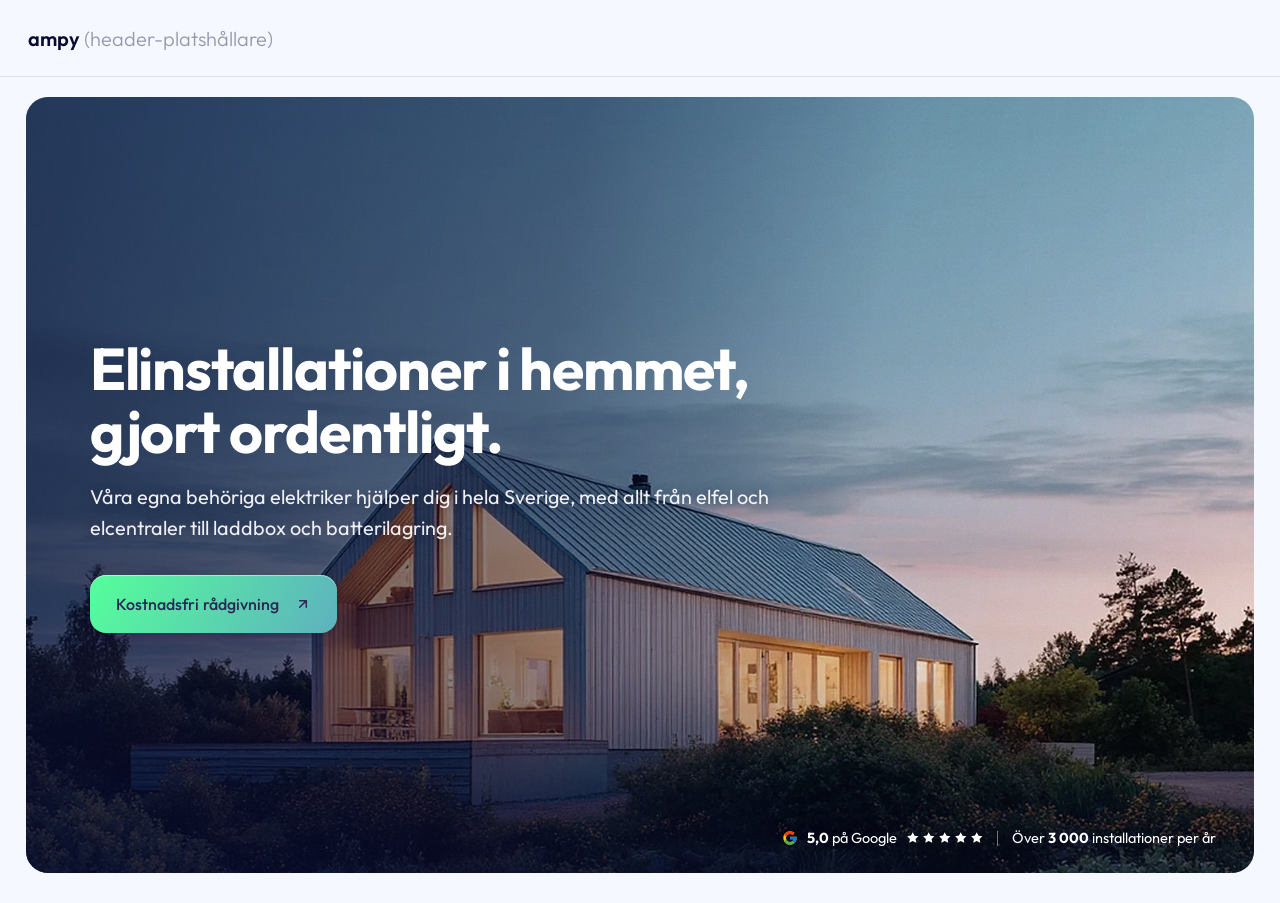
<file: delivery/preview/index.html>
<!DOCTYPE html>
<html lang="sv">
<head>
<meta charset="utf-8">
<meta name="viewport" content="width=device-width, initial-scale=1">
<title>Ampy Hero 1 — leverans-preview (samma bytes som skeppas)</title>
<link rel="stylesheet" href="../hero-1.css">
<style>
  /* Endast preview-scaffolding — INTE del av leveransen.
     Simulerar sajtheaderns höjd + Outfit (sajten self-hostar den i prod). */
  @import url('https://fonts.googleapis.com/css2?family=Outfit:wght@300;400;500;600;700&display=swap');
  body{margin:0;background:#f5f9ff;}
  .fake-header{height:76px;background:#f5f9ff;border-bottom:1px solid #dbe4f0;
    display:flex;align-items:center;padding:0 28px;font:600 20px 'Outfit',sans-serif;color:#090b32;}
  @media (max-width:992px){.fake-header{height:66px;}}
</style>
</head>
<body>
<div class="fake-header">ampy&nbsp;<span style="opacity:.4;font-weight:300">(header-platshållare)</span></div>

<!-- ▼▼ LEVERANSEN — identisk med hero-1.html (bild pekas om till assets/) ▼▼ -->
<section class="ampy-hero1" aria-label="Ampy – el i hemmet">
  <div class="ampy-hero1__frame">
    <img src="../assets/hero-1-bg.webp" alt="Upplyst villa i skymningen med el installerad av Ampy" fetchpriority="high" loading="eager">
    <div class="ampy-hero1__veil" aria-hidden="true"></div>
    <div class="ampy-hero1__content">
      <h1 class="ampy-hero1__title">Elinstallationer i hemmet,<br> gjort ordentligt.</h1>
      <p class="ampy-hero1__lead">Våra egna behöriga elektriker hjälper dig i hela Sverige, med allt från elfel och elcentraler till laddbox och batterilagring.</p>
      <a class="ampy-hero1__cta" href="https://ampy.se/kontakt/">
        Kostnadsfri rådgivning
        <svg class="pil" width="16" height="16" viewBox="0 0 16 16" fill="none" aria-hidden="true"><path d="M4.7 11.3 11.3 4.7M11.3 4.7H4.7M11.3 4.7v6.6" stroke="currentColor" stroke-width="1.5" stroke-linecap="round" stroke-linejoin="round"/></svg>
      </a>
    </div>
    <div class="ampy-hero1__proof">
      <a class="g-row" href="https://www.google.com/maps/place/Ampy/@59.3576299,17.9842061,17z/data=!3m1!4b1!4m6!3m5!1s0x2bec1ce5c4ed9ce9:0xfce1752e84a1bfee!8m2!3d59.3576272!4d17.986781!16s%2Fg%2F11ypjy9rrm" target="_blank" rel="noopener" aria-label="Ampys omdömen, 5,0 på Google">
        <svg class="g-icon" width="16" height="16" viewBox="0 0 48 48" aria-hidden="true"><path fill="#FFC107" d="M43.6 20.1H42V20H24v8h11.3C33.7 32.7 29.2 36 24 36c-6.6 0-12-5.4-12-12s5.4-12 12-12c3.1 0 5.9 1.2 8 3l5.7-5.7C34.2 6.1 29.3 4 24 4 13 4 4 13 4 24s9 20 20 20 20-9 20-20c0-1.3-.1-2.6-.4-3.9z"/><path fill="#FF3D00" d="m6.3 14.7 6.6 4.8C14.7 15.1 19 12 24 12c3.1 0 5.9 1.2 8 3l5.7-5.7C34.2 6.1 29.3 4 24 4 16.3 4 9.7 8.3 6.3 14.7z"/><path fill="#4CAF50" d="M24 44c5.2 0 9.9-2 13.4-5.2l-6.2-5.2C29.2 35.1 26.7 36 24 36c-5.2 0-9.6-3.3-11.3-8l-6.5 5C9.5 39.6 16.2 44 24 44z"/><path fill="#1976D2" d="M43.6 20.1H42V20H24v8h11.3c-.8 2.2-2.2 4.2-4.1 5.6l6.2 5.2C41.4 34.8 44 29.9 44 24c0-1.3-.1-2.6-.4-3.9z"/></svg>
        <span class="g-label"><strong>5,0</strong> på Google</span>
        <span class="stars" aria-hidden="true">
          <svg viewBox="0 0 24 24"><path d="m12 2 3.1 6.3 6.9 1-5 4.9 1.2 6.9L12 17.8 5.8 21l1.2-6.9-5-4.9 6.9-1z"/></svg>
          <svg viewBox="0 0 24 24"><path d="m12 2 3.1 6.3 6.9 1-5 4.9 1.2 6.9L12 17.8 5.8 21l1.2-6.9-5-4.9 6.9-1z"/></svg>
          <svg viewBox="0 0 24 24"><path d="m12 2 3.1 6.3 6.9 1-5 4.9 1.2 6.9L12 17.8 5.8 21l1.2-6.9-5-4.9 6.9-1z"/></svg>
          <svg viewBox="0 0 24 24"><path d="m12 2 3.1 6.3 6.9 1-5 4.9 1.2 6.9L12 17.8 5.8 21l1.2-6.9-5-4.9 6.9-1z"/></svg>
          <svg viewBox="0 0 24 24"><path d="m12 2 3.1 6.3 6.9 1-5 4.9 1.2 6.9L12 17.8 5.8 21l1.2-6.9-5-4.9 6.9-1z"/></svg>
        </span>
      </a>
      <span class="sep" aria-hidden="true"></span>
      <span class="vol">Över <strong>3 000</strong> installationer per år</span>
    </div>
  </div>
</section>
<!-- ▲▲ LEVERANSEN slutar ▲▲ -->
</body>
</html>
</file>
<file: delivery/hero-1.css>
/* ============================================================================
   Ampy — Hero 1 "Elinstallationer i hemmet, gjort ordentligt." (startsidans section 1)
   FluentSnippets: lägg som CSS-snippet (eller i Bricks Code-elementets CSS-pane
   — hero-1-bricks.json bär redan exakt denna CSS i cssCode).

   PRODUKTIONSHÄRDAD — värdena är 1:1 från den ägargodkända prototypen
   (julius447.github.io/Hero-1, commit a20119f). Ändra INTE värden ("approved
   rendering is canon") — bara konfig-knopparna längst upp.

   - Allt scopat under .ampy-hero1 → noll läckage in i temat.
   - Enheter är px (WordPress kör INTE prototypens 62.5%-rem-bas).
   - TYPOGRAFI ÄR MEDVETET PINNAD TILL OUTFIT (till skillnad från mini-menyns
     block som ärver): den godkända renderingen är Outfit 700 i rubriken.
     Sajten self-hostar redan Outfit — ingen extra @font-face här.
   - --ampy-header-h MÅSTE matcha sajtheaderns verkliga höjd (76px desktop /
     66px mobil i header-prototypen). Fel värde = fel hero-höjd.
   - Bilden ligger som <img> i markupen (inte background) för fetchpriority +
     riktig LCP. Ladda upp assets/hero-1-bg.webp till /wp-content/uploads/.
   - Ingen JS behövs — blocket är helt statiskt/CSS-buret.
   ============================================================================ */

.ampy-hero1{
  /* ---- konfig-knoppar ---- */
  --ampy-header-h:76px;          /* = sajtheaderns höjd desktop */
  --ampy-header-h-m:66px;        /* = sajtheaderns höjd <=992px */
  /* ---- tokens (Ampy-produktion) ---- */
  --ap-navy:#090b32; --ap-teal:#00a991; --ap-mint:#55ff9a; --ap-steel:#5eb1bf;
  --ap-offwhite:#f5f9ff;

  display:block;
  font-family:'Outfit',ui-sans-serif,system-ui,sans-serif;
  background:var(--ap-offwhite);
  padding:clamp(12px,1.6vw,20px) clamp(14px,2vw,26px) clamp(20px,2.6vw,30px);
}
.ampy-hero1 *,.ampy-hero1 *::before,.ampy-hero1 *::after{box-sizing:border-box;margin:0;padding:0;}
.ampy-hero1 a{text-decoration:none;}
.ampy-hero1 img,.ampy-hero1 svg{display:block;max-width:100%;}

/* ---- den inramade foto-heron (Evify-strukturen: vit "safety line" runt) ---- */
.ampy-hero1__frame{
  position:relative;
  max-width:1700px;
  margin-inline:auto;
  height:calc(100vh - var(--ampy-header-h) - 48px);   /* fallback */
  height:calc(100svh - var(--ampy-header-h) - 48px);
  min-height:620px;
  max-height:950px;
  border-radius:22px;
  overflow:hidden;
}
.ampy-hero1__frame > img{
  position:absolute;inset:0;width:100%;height:100%;
  object-fit:cover;object-position:62% 60%;
}
.ampy-hero1__veil{
  position:absolute;inset:0;
  background:
    linear-gradient(98deg,rgba(9,11,50,.68) 0%,rgba(9,11,50,.46) 42%,rgba(9,11,50,.12) 66%,rgba(9,11,50,.02) 100%),
    linear-gradient(0deg,rgba(9,11,50,.38) 0%,rgba(9,11,50,0) 26%);
}

/* ---- textstacken (vit, vänster, vertikalt centrerad) ---- */
.ampy-hero1__content{
  position:relative;z-index:1;height:100%;
  display:flex;flex-direction:column;justify-content:center;
  padding:0 clamp(24px,5vw,84px);
  max-width:880px;   /* rymmer "Elinstallationer i hemmet," på rad 1 (2-radig H1) */
}
.ampy-hero1__title{
  font-family:inherit;
  font-size:clamp(36px,4.6vw,60px);
  line-height:1.07;font-weight:700;letter-spacing:-.018em;
  color:#ffffff;text-wrap:balance;
}
/* H1 bryter efter "hemmet," på desktop (≥993); på mobil göms brytet → naturlig wrap */
.ampy-hero1__title br{display:none;}
@media (min-width:993px){ .ampy-hero1__title br{display:inline;} }
.ampy-hero1__lead{
  font-size:clamp(17px,1.55vw,22px);
  line-height:1.58;font-weight:400;
  color:rgba(255,255,255,.92);
  margin-top:18px;
  text-shadow:0 1px 12px rgba(9,11,50,.35);
}
/* neutralisera auto-länkade ord som tema/plugins kan injicera i leaden */
.ampy-hero1 .ampy-hero1__lead *{color:inherit;text-decoration:none;}

/* ---- den ENDA CTA:n — kanonisk "Kostnadsfri rådgivning" från repo julius447/CTA-website
   (radgivning-cta-mönstret: 120° mint→stål-gradient, mjuk navy-text, inset-highlight
   + grön glow, pil skalar 1.18 vid hover). Heron ärver library-CTA:n; länk → /kontakt/. ---- */
.ampy-hero1__cta{
  display:inline-flex;align-items:center;align-self:flex-start;
  gap:16px;margin-top:32px;min-height:58px;
  padding:11px 26px;border-radius:16px;
  background:linear-gradient(120deg,#55ff9a 0%,#5eb1bf 100%);
  color:hsl(237 35% 24%);
  font-family:inherit;font-size:16px;font-weight:500;line-height:1;letter-spacing:.005em;white-space:nowrap;
  text-decoration:none;
  box-shadow:
    inset 0 1px 0 rgba(255,255,255,.45),
    0 2px 4px rgba(9,11,50,.10),
    0 14px 32px -8px rgba(9,11,50,.40);
  transition:transform .16s ease,box-shadow .16s ease,filter .16s ease;
  -webkit-tap-highlight-color:transparent;
}
.ampy-hero1__cta:hover{
  transform:translateY(-1.5px);filter:saturate(1.06) brightness(1.02);
  box-shadow:
    inset 0 1px 0 rgba(255,255,255,.5),
    0 3px 6px rgba(9,11,50,.12),
    0 18px 38px -8px rgba(9,11,50,.46);
}
.ampy-hero1__cta:active{transform:translateY(0);}
.ampy-hero1__cta .pil{flex:0 0 auto;transition:transform .16s ease;}
.ampy-hero1__cta:hover .pil{transform:scale(1.18);}
.ampy-hero1__cta:focus-visible{outline:3px solid var(--ap-teal);outline-offset:3px;}

/* ---- trust-raden i bildens fot (Evify-mönstret) ----
   OBS finess-uppmätt: G-ikon, "5,0 på Google", stjärnor, "|" och volymen delar
   exakt baslinje. "5,0 på Google" ligger i EN span (vanligt mellanslag) —
   splittra den INTE i flex-barn, det var det som skapade hålet. */
.ampy-hero1__proof{
  position:absolute;z-index:1;
  right:clamp(24px,3vw,44px);bottom:clamp(20px,3vh,32px);
  display:flex;align-items:center;gap:14px;
  font-size:14.5px;font-weight:400;line-height:1;
  color:#ffffff;text-shadow:0 1px 8px rgba(9,11,50,.45);
}
.ampy-hero1__proof .g-row{display:inline-flex;align-items:center;gap:9px;color:inherit;}
.ampy-hero1__proof .g-icon{flex:0 0 auto;display:block;}
.ampy-hero1__proof .g-label{white-space:nowrap;}
.ampy-hero1__proof .g-label strong{font-weight:700;}
.ampy-hero1__proof .g-row:hover .g-label{text-decoration:underline;}
.ampy-hero1__proof .stars{display:inline-flex;gap:2.5px;}
.ampy-hero1__proof .stars svg{width:13.5px;height:13.5px;fill:#ffffff;display:block;}
.ampy-hero1__proof .sep{width:1px;height:15px;background:rgba(255,255,255,.45);}
.ampy-hero1__proof .vol{white-space:nowrap;}
.ampy-hero1__proof .vol strong{font-weight:700;}

/* ============================================================
   RESPONSIVT — tre lägen (verifierade 1440/1280/1024/853/768/650/540/414/390/375)
   ============================================================ */

/* ---- surfplatta 993–1200: tempererad skala + starkare veil-mitt ---- */
@media (min-width:993px) and (max-width:1200px){
  .ampy-hero1__content{max-width:720px;}
  .ampy-hero1__title{font-size:clamp(38px,4.4vw,46px);}
  .ampy-hero1__veil{
    background:
      linear-gradient(98deg,rgba(9,11,50,.68) 0%,rgba(9,11,50,.52) 42%,rgba(9,11,50,.12) 66%,rgba(9,11,50,.02) 100%),
      linear-gradient(0deg,rgba(9,11,50,.38) 0%,rgba(9,11,50,0) 26%);
  }
}

/* ---- gemensam ram <=992 ---- */
@media (max-width:992px){
  .ampy-hero1{padding:10px 10px 16px;}
  .ampy-hero1__frame{
    height:calc(100vh - var(--ampy-header-h-m) - 26px);   /* fallback */
    height:calc(100svh - var(--ampy-header-h-m) - 26px);
    min-height:520px;border-radius:18px;
  }
  .ampy-hero1__cta{align-self:flex-start;gap:14px;min-height:54px;padding:10px 24px;font-size:15.5px;}
}

/* ---- mellanband 561–992 (stor mobil landskap / liten surfplatta):
        centrerad tempererad desktop-komposition ---- */
@media (min-width:561px) and (max-width:992px){
  .ampy-hero1__content{justify-content:center;padding:0 clamp(30px,6vw,60px);max-width:640px;}
  .ampy-hero1__title{font-size:clamp(38px,6.2vw,50px);}
  .ampy-hero1__lead{font-size:clamp(16px,2.3vw,19px);}
  .ampy-hero1__proof{right:24px;bottom:20px;}
}

/* ---- äkta mobil <=560 (viktigaste spannet 360–400):
        textblocket VERTIKALT CENTRERAT med lätt optisk bias (7vh) ---- */
@media (max-width:560px){
  .ampy-hero1__frame > img{object-position:66% 62%;}
  .ampy-hero1__veil{
    background:
      linear-gradient(180deg,rgba(9,11,50,.30) 0%,rgba(9,11,50,.24) 30%,rgba(9,11,50,.28) 62%,rgba(9,11,50,.64) 100%),
      linear-gradient(98deg,rgba(9,11,50,.28) 0%,rgba(9,11,50,.05) 60%);
  }
  .ampy-hero1__content{justify-content:center;padding:0 24px 7vh;max-width:none;height:100%;}
  .ampy-hero1__title{font-size:36px;}
  .ampy-hero1__lead{font-size:15.5px;line-height:1.55;margin-top:14px;}  /* = 3 rader @360–414 */
  .ampy-hero1__cta{gap:12px;min-height:52px;padding:9px 22px;font-size:15px;margin-top:26px;}
  .ampy-hero1__proof{
    right:auto;left:24px;bottom:20px;
    flex-direction:column;align-items:flex-start;gap:9px;font-size:13.5px;
  }
  .ampy-hero1__proof .sep{width:26px;height:1px;background:rgba(255,255,255,.38);}
  .ampy-hero1__proof .vol{opacity:.92;}
}

@media (prefers-reduced-motion:reduce){
  .ampy-hero1 *,.ampy-hero1 *::before,.ampy-hero1 *::after{animation:none !important;transition:none !important;}
}
@media (forced-colors:active){
  .ampy-hero1__cta:focus-visible{outline:2px solid;outline-offset:2px;}
}
</file>
